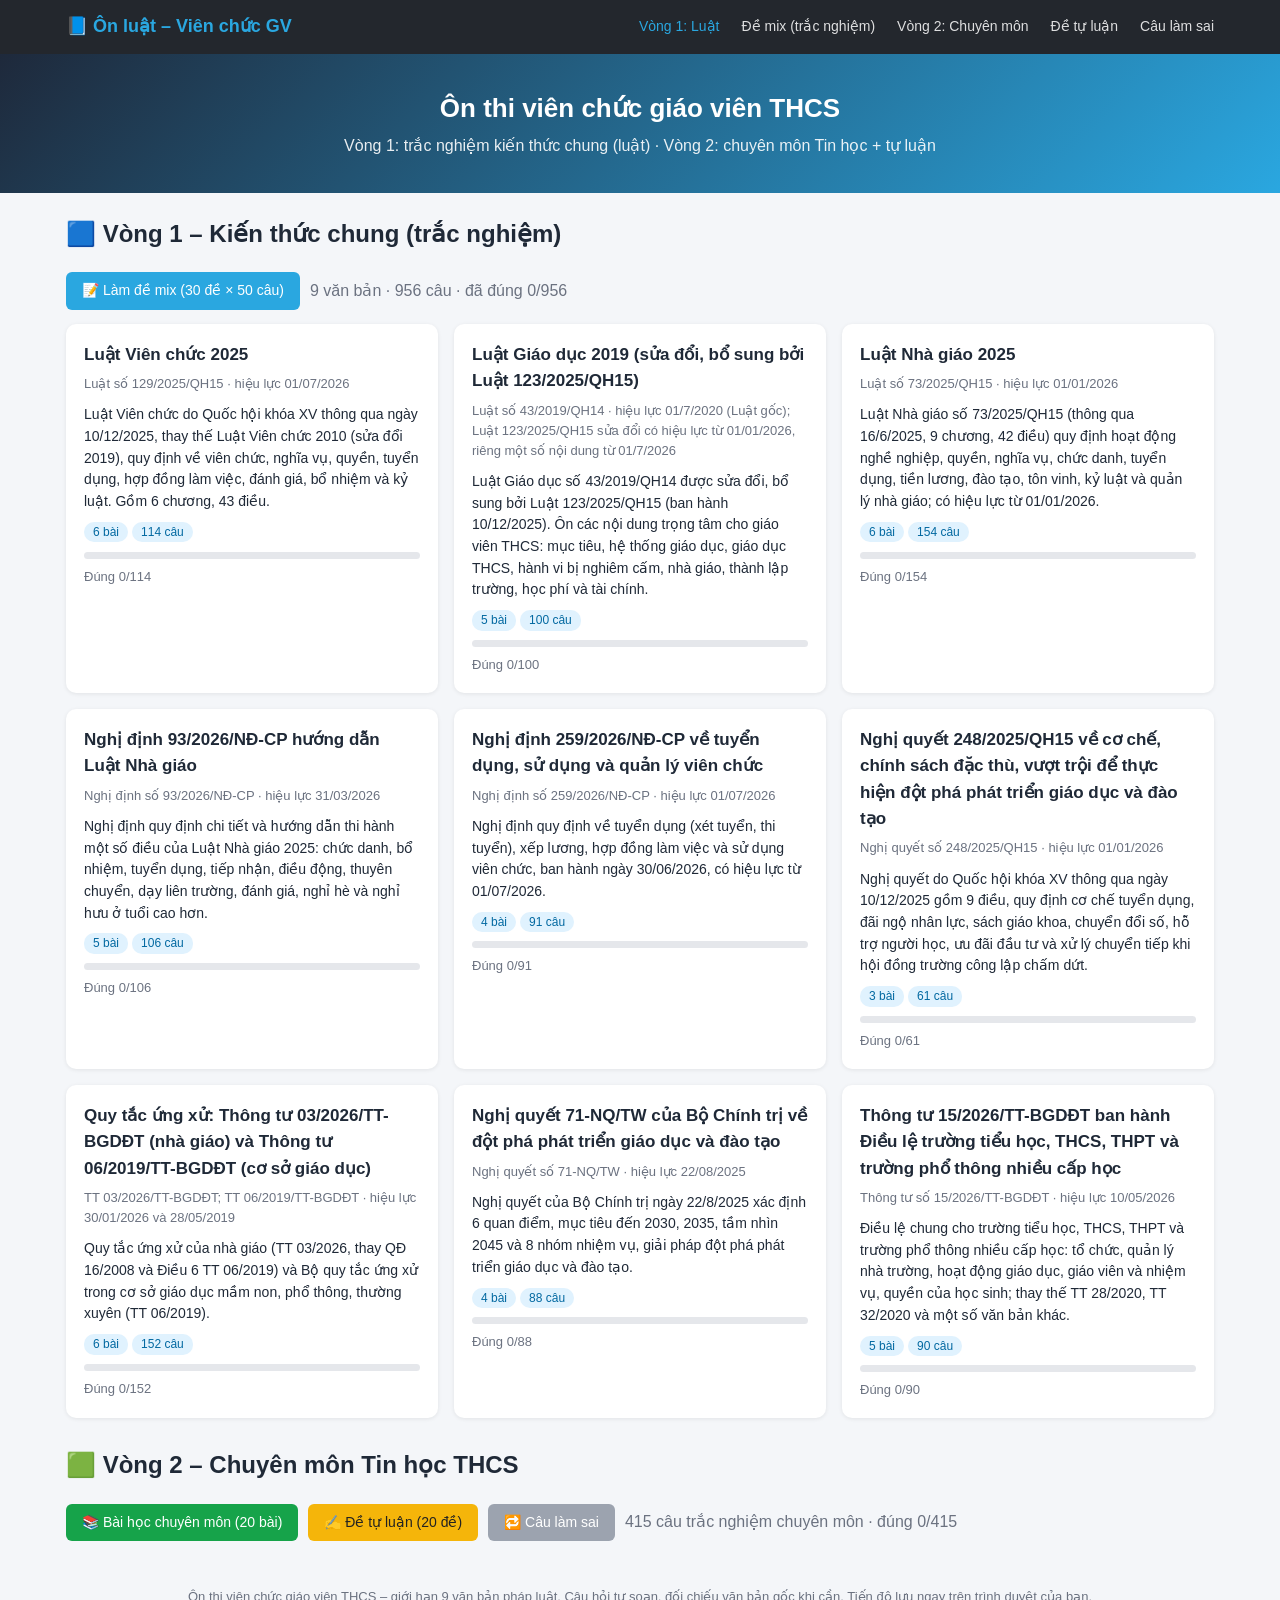
<file: index.html>
<!DOCTYPE html>
<html lang="vi">
<head>
<meta charset="utf-8">
<meta name="viewport" content="width=device-width,initial-scale=1">
<title>Ôn thi viên chức GV THCS – Phần Luật</title>
<link rel="stylesheet" href="css/style.css">
</head>
<body>
<div class="nav"><div class="in">
  <a class="logo" href="#/">📘 Ôn luật – Viên chức GV</a>
  <a class="l" href="#/" id="n-home">Vòng 1: Luật</a>
  <a class="l" href="#/mix" id="n-mix">Đề mix (trắc nghiệm)</a>
  <a class="l" href="#/cm" id="n-cm">Vòng 2: Chuyên môn</a>
  <a class="l" href="#/tl" id="n-tl">Đề tự luận</a>
  <a class="l" href="#/wrong" id="n-wrong">Câu làm sai</a>
</div></div>
<div id="app"></div>
<footer>Ôn thi viên chức giáo viên THCS – giới hạn 9 văn bản pháp luật. Câu hỏi tự soạn, đối chiếu văn bản gốc khi cần. Tiến độ lưu ngay trên trình duyệt của bạn.</footer>
<script src="data/L1.js"></script><script src="data/L2.js"></script><script src="data/L3.js"></script>
<script src="data/L4.js"></script><script src="data/L5.js"></script><script src="data/L6.js"></script>
<script src="data/L7.js"></script><script src="data/L8.js"></script><script src="data/L9.js"></script><script src="data/CM7.js"></script><script src="data/CM8.js"></script><script src="data/TL.js"></script>
<script src="js/app.js"></script>
</body>
</html>
</file>
<file: css/style.css>
:root{--blue:#2aa7e0;--dark:#23272d;--green:#16a34a;--red:#dc2626;--amber:#f5b50a;--bg:#f4f6f9;--ink:#1f2937;--mut:#6b7280;--line:#e5e7eb}
*{box-sizing:border-box}
body{margin:0;font-family:"Segoe UI",Roboto,Arial,sans-serif;background:var(--bg);color:var(--ink);line-height:1.55}
a{color:inherit;text-decoration:none}
.nav{background:var(--dark);color:#fff;position:sticky;top:0;z-index:20}
.nav .in{max-width:1180px;margin:auto;display:flex;align-items:center;gap:22px;padding:0 16px;height:54px}
.nav .logo{font-weight:700;color:var(--blue);font-size:18px;margin-right:auto}
.nav a.l{font-size:14px;opacity:.85}.nav a.l:hover,.nav a.act{opacity:1;color:var(--blue)}
.hero{background:linear-gradient(135deg,#1e293b,#2aa7e0);color:#fff;padding:34px 16px;text-align:center}
.hero h1{margin:0 0 6px;font-size:26px}.hero p{margin:0;opacity:.9}
.wrap{max-width:1180px;margin:22px auto;padding:0 16px}
.grid{display:grid;grid-template-columns:repeat(auto-fill,minmax(300px,1fr));gap:16px}
.card{background:#fff;border-radius:10px;box-shadow:0 1px 4px rgba(0,0,0,.08);padding:18px}
.card h3{margin:0 0 6px;font-size:17px}
.card .meta{color:var(--mut);font-size:13px;margin-bottom:10px}
.btn{display:inline-block;border:0;border-radius:6px;padding:8px 16px;background:var(--green);color:#fff;font-size:14px;cursor:pointer}
.btn.blue{background:var(--blue)}.btn.gray{background:#9ca3af}.btn.red{background:var(--red)}.btn.amber{background:var(--amber);color:#222}
.btn:disabled{opacity:.5;cursor:default}
.pill{display:inline-block;font-size:12px;border-radius:10px;padding:1px 9px;background:#e0f2fe;color:#0369a1;margin-right:4px}
.bar{height:7px;background:#e5e7eb;border-radius:4px;overflow:hidden;margin:8px 0}
.bar i{display:block;height:100%;background:var(--green)}
.crumb{font-size:14px;color:var(--mut);margin-bottom:12px}.crumb a{color:var(--blue)}
.sec{background:#fff;border-radius:10px;padding:18px 22px;margin-bottom:16px;box-shadow:0 1px 4px rgba(0,0,0,.06)}
.sec h2{margin:0 0 10px;font-size:19px}
.sec ul{margin:0;padding-left:20px}.sec li{margin-bottom:6px}
.bay{background:#fff7ed;border-left:4px solid #fb923c}
.bay h2{color:#c2410c}
.tabs{display:flex;gap:8px;flex-wrap:wrap;margin-bottom:14px}
.tabs a{padding:6px 14px;border-radius:16px;background:#fff;border:1px solid var(--line);font-size:14px}
.tabs a.act{background:var(--blue);color:#fff;border-color:var(--blue)}
.q{background:#fff;border-radius:10px;padding:18px 22px;margin-bottom:14px;box-shadow:0 1px 4px rgba(0,0,0,.06)}
.q .no{display:inline-block;min-width:30px;height:30px;line-height:30px;text-align:center;border-radius:15px;background:#e0f2fe;color:#0369a1;font-weight:600;margin-right:8px;padding:0 6px}
.q .qt{font-weight:600;margin-bottom:10px}
.tag{font-size:12px;border-radius:4px;padding:1px 7px;margin-left:6px;font-weight:400}
.tag.s{background:#dbeafe;color:#1d4ed8}.tag.m{background:#ede9fe;color:#6d28d9}.tag.f{background:#fef3c7;color:#92400e}
.opt{display:flex;gap:10px;align-items:flex-start;border:1px solid var(--line);background:#f9fafb;border-radius:22px;padding:9px 16px;margin-bottom:8px;cursor:pointer}
.opt:hover{background:#eef6fc}
.opt.sel{border-color:var(--blue);background:#e0f2fe}
.opt b{min-width:18px}
.opt.ok{border-color:var(--green);background:#dcfce7}
.opt.bad{border-color:var(--red);background:#fee2e2}
.opt.miss{border-color:var(--green);border-style:dashed}
.fill{display:inline-block;border:0;border-bottom:2px solid var(--blue);background:#f0f9ff;padding:2px 6px;min-width:110px;font:inherit;text-align:center;border-radius:3px}
.fill.ok{border-color:var(--green);background:#dcfce7}.fill.bad{border-color:var(--red);background:#fee2e2}
.fillq{line-height:2.2;font-weight:600;margin-bottom:8px}
.exp{margin-top:10px;padding:10px 14px;border-radius:8px;background:#f1f5f9;font-size:14px}
.exp.ok{background:#f0fdf4}.exp.bad{background:#fef2f2}
.exp .r{color:var(--mut);margin-top:4px;font-size:13px}
.row{display:flex;gap:10px;align-items:center;flex-wrap:wrap}
.sum{position:sticky;bottom:0;background:#fff;border-top:1px solid var(--line);padding:10px 16px;box-shadow:0 -2px 8px rgba(0,0,0,.06);margin:0 -16px;z-index:10}
.exam{display:grid;grid-template-columns:1fr 290px;gap:16px}
@media(max-width:860px){.exam{grid-template-columns:1fr}}
.side{background:#fff;border-radius:10px;padding:16px;box-shadow:0 1px 4px rgba(0,0,0,.08);height:fit-content;position:sticky;top:70px}
.timer{font-size:28px;font-weight:700;color:var(--green);text-align:center}
.timer.low{color:var(--red)}
.pal{display:grid;grid-template-columns:repeat(6,1fr);gap:7px;margin:12px 0}
.pal span{height:32px;line-height:30px;text-align:center;border-radius:16px;border:1px solid #cbd5e1;font-size:13px;cursor:pointer;background:#fff}
.pal .done{background:var(--green);color:#fff;border-color:var(--green)}
.pal .flag{background:var(--amber);border-color:var(--amber)}
.pal .cur{outline:3px solid var(--blue)}
.pal .ok{background:var(--green);color:#fff;border-color:var(--green)}.pal .bad{background:var(--red);color:#fff;border-color:var(--red)}
.leg{font-size:12px;color:var(--mut);display:flex;gap:10px;flex-wrap:wrap}
.score{font-size:36px;font-weight:700;text-align:center}
.nvg{display:flex;justify-content:space-between;margin-top:6px}
.empty{padding:30px;text-align:center;color:var(--mut)}
footer{text-align:center;color:var(--mut);font-size:13px;padding:24px}

.sh{font-size:16px;margin:16px 0 8px;color:#0369a1}
.ynho{background:#fefce8;border:1px solid #fde047;border-radius:8px;padding:10px 16px;margin-bottom:6px}
.ynho ol{margin:6px 0 2px;padding-left:22px}
.tw{overflow-x:auto}
table{border-collapse:collapse;width:100%;font-size:14px}
th{background:#e0f2fe;text-align:left}
th,td{border:1px solid #cbd5e1;padding:7px 10px;vertical-align:top}
tbody tr:nth-child(even){background:#f8fafc}
.vd{border-left:4px solid #38bdf8;background:#f0f9ff;border-radius:6px;padding:8px 14px;margin-bottom:10px}
.vd .kl{margin-top:4px;color:#166534;font-weight:600}
.nho{background:#f5f3ff;border-left:4px solid #8b5cf6}
</file>
